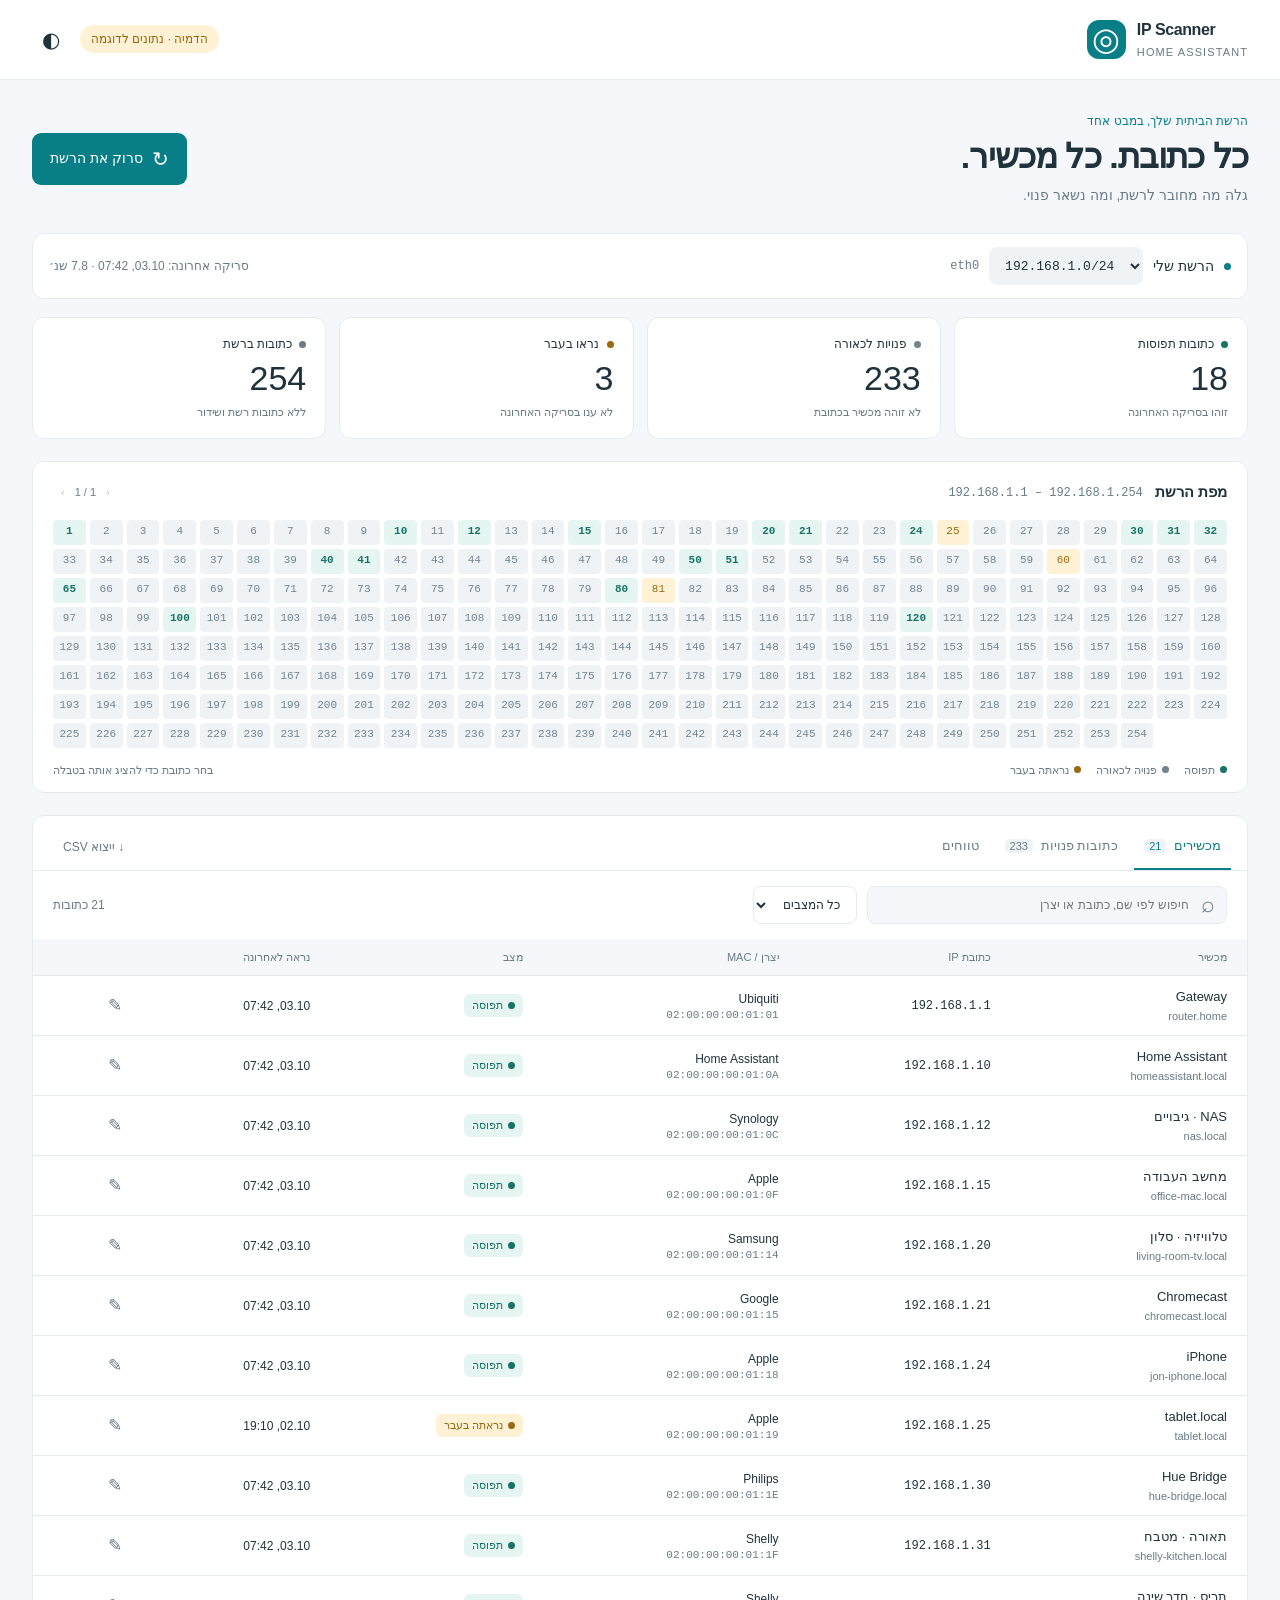
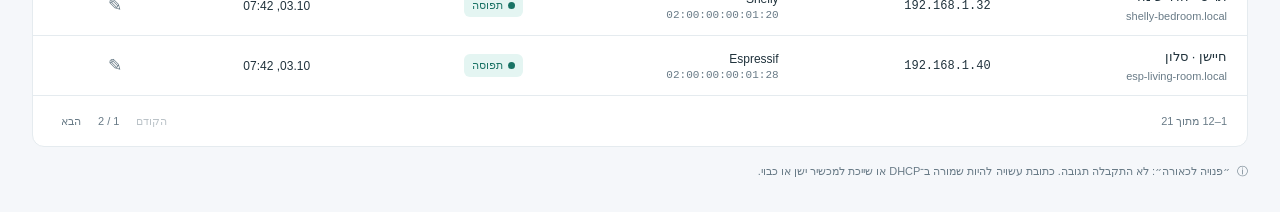
<file: output/ip-scanner-demo.html>
<!doctype html>
<html lang="he" dir="rtl">
<head>
  <meta charset="utf-8">
  <meta name="viewport" content="width=device-width, initial-scale=1">
  <title>IP Scanner · Home Assistant</title>
  <style>body:has(> #ip-scanner) { margin: 0; }
#ip-scanner { --ip-bg: light-dark(#f5f7fa,#101820); --ip-surface: light-dark(#ffffff,#19242e); --ip-ink: light-dark(#20323c,#edf4f8); --ip-muted: light-dark(#697b87,#a2b3c0); --ip-line: light-dark(#e5ebef,#2d3c48); --ip-accent: light-dark(#087f87,#59ced1); --ip-accent-ink: light-dark(#ffffff,#092c31); --ip-active: light-dark(#e4f5f2,#153b38); --ip-active-ink: light-dark(#197365,#83dacb); --ip-free: light-dark(#f0f3f6,#24313c); --ip-free-ink: light-dark(#728390,#adbecd); --ip-known: light-dark(#fff1d4,#43341c); --ip-known-ink: light-dark(#996810,#f6cf7b); color-scheme: light dark; background: var(--ip-bg); color: var(--ip-ink); font: 14px/1.5 'Segoe UI',Arial,sans-serif; text-align: right; overflow-wrap: anywhere; }
#ip-scanner *, #ip-scanner *::before, #ip-scanner *::after { box-sizing: border-box; }
#ip-scanner [hidden] { display: none !important; }
#ip-scanner button, #ip-scanner input, #ip-scanner select { font: inherit; }
#ip-scanner button { border: 0; color: inherit; border-radius: 9px; background: transparent; min-height: 38px; padding: 8px 14px; }
#ip-scanner button:hover { background: var(--ip-free); }
#ip-scanner button:disabled { opacity: .45; }
#ip-scanner input, #ip-scanner select { color: var(--ip-ink); background: var(--ip-surface); border: 1px solid var(--ip-line); border-radius: 8px; min-height: 38px; padding: 8px 12px; max-width: 100%; }
#ip-scanner .topbar { min-height: 77px; display: flex; align-items: center; justify-content: space-between; gap: 16px; padding: 18px 32px; border-bottom: 1px solid var(--ip-line); background: var(--ip-surface); }
#ip-scanner .identity { display: flex; align-items: center; gap: 11px; direction: ltr; text-align: left; }
#ip-scanner .brand-mark { width: 39px; height: 39px; display: grid; place-items: center; border-radius: 12px; color: var(--ip-accent-ink); background: var(--ip-accent); font-size: 32px; line-height: 1; }
#ip-scanner .identity b { display: block; font-size: 16px; font-weight: 600; letter-spacing: -.4px; }
#ip-scanner .identity div > span { display: block; color: var(--ip-muted); font-size: 11px; letter-spacing: 1.1px; margin-top: 2px; }
#ip-scanner .top-actions { display: flex; align-items: center; gap: 10px; }
#ip-scanner .demo-label { font-size: 12px; color: var(--ip-known-ink); background: var(--ip-known); border-radius: 20px; padding: 5px 11px; }
#ip-scanner .icon-button { font-size: 21px; padding: 3px 10px; }
#ip-scanner .workspace { max-width: 1320px; margin: 0 auto; padding: 32px; }
#ip-scanner .heading { display: flex; justify-content: space-between; align-items: center; gap: 22px; margin-bottom: 27px; }
#ip-scanner .eyebrow { font-size: 12px; color: var(--ip-accent); margin-bottom: 5px; }
#ip-scanner h1 { font-size: clamp(25px,3.3vw,34px); letter-spacing: -.9px; margin: 0; font-weight: 600; line-height: 1.25; }
#ip-scanner .heading p { color: var(--ip-muted); margin: 8px 0 0; }
#ip-scanner .primary { background: var(--ip-accent); color: var(--ip-accent-ink); padding: 11px 18px; white-space: nowrap; }
#ip-scanner .primary:hover { background: var(--ip-accent); filter: brightness(.95); }
#ip-scanner .primary > span:first-child { font-size: 20px; vertical-align: middle; margin-inline-end: 5px; }
#ip-scanner .network-bar { display: flex; align-items: center; justify-content: space-between; flex-wrap: wrap; gap: 12px; padding: 13px 16px; background: var(--ip-surface); border: 1px solid var(--ip-line); border-radius: 12px; margin-bottom: 18px; }
#ip-scanner .network-field { display: flex; align-items: center; flex-wrap: wrap; gap: 10px; }
#ip-scanner .network-field select { font: 13px ui-monospace,Consolas,monospace; border: 0; background: var(--ip-free); }
#ip-scanner .interface { color: var(--ip-muted); font: 12px ui-monospace,Consolas,monospace; }
#ip-scanner .live-dot { width: 7px; height: 7px; border-radius: 50%; background: var(--ip-accent); }
#ip-scanner .scan-meta { font-size: 12px; color: var(--ip-muted); }
#ip-scanner .notice { border-radius: 9px; background: var(--ip-known); color: var(--ip-known-ink); padding: 11px 15px; margin-bottom: 16px; }
#ip-scanner .notice.error { background: light-dark(#fff0ee,#442728); color: light-dark(#a03535,#ffb4ac); }
#ip-scanner .metrics { display: grid; grid-template-columns: repeat(4,minmax(0,1fr)); gap: 13px; margin-bottom: 22px; }
#ip-scanner .metric { background: var(--ip-surface); border: 1px solid var(--ip-line); border-radius: 12px; padding: 17px 19px; }
#ip-scanner .metric > span { display: flex; align-items: center; gap: 7px; font-size: 12px; }
#ip-scanner .metric strong { font-size: 34px; line-height: 1.5; font-weight: 500; display: block; font-variant-numeric: tabular-nums; }
#ip-scanner .metric small { display: block; font-size: 11px; color: var(--ip-muted); }
#ip-scanner .dot { display: inline-block; flex-shrink: 0; width: 7px; height: 7px; border-radius: 50%; vertical-align: middle; }
#ip-scanner .dot.occupied { background: var(--ip-active-ink); }
#ip-scanner .dot.unobserved { background: var(--ip-free-ink); }
#ip-scanner .dot.known { background: var(--ip-known-ink); }
#ip-scanner .dot.neutral { background: var(--ip-muted); }
#ip-scanner h2 { font-size: 15px; font-weight: 600; margin: 0; }
#ip-scanner .map-panel { background: var(--ip-surface); border: 1px solid var(--ip-line); border-radius: 12px; padding: 18px 20px 14px; margin-bottom: 22px; }
#ip-scanner .section-title { display: flex; justify-content: space-between; align-items: center; flex-wrap: wrap; gap: 8px; margin-bottom: 14px; }
#ip-scanner .section-title > div:first-child { display: flex; align-items: center; gap: 12px; flex-wrap: wrap; }
#ip-scanner .section-title .mono { color: var(--ip-muted); font-size: 12px; }
#ip-scanner .mono { direction: ltr; unicode-bidi: isolate; font: 12px ui-monospace,Consolas,monospace; white-space: nowrap; }
#ip-scanner .map-controls { display: flex; align-items: center; gap: 2px; direction: ltr; color: var(--ip-muted); font-size: 11px; }
#ip-scanner .map-controls button { min-height: 26px; padding: 2px 8px; }
#ip-scanner .address-grid { display: grid; grid-template-columns: repeat(32,minmax(0,1fr)); gap: 4px; direction: ltr; }
#ip-scanner .address-grid button { background: var(--ip-free); color: var(--ip-free-ink); border-radius: 4px; min-height: 25px; padding: 3px 0; font: 11px/1.4 ui-monospace,Consolas,monospace; font-variant-numeric: tabular-nums; }
#ip-scanner .address-grid button.occupied { background: var(--ip-active); color: var(--ip-active-ink); font-weight: 600; }
#ip-scanner .address-grid button.known { background: var(--ip-known); color: var(--ip-known-ink); }
#ip-scanner .address-grid button.unscanned { opacity: .5; }
#ip-scanner .address-grid button[aria-pressed=true] { box-shadow: 0 0 0 2px var(--ip-accent); }
#ip-scanner .map-footer { display: flex; align-items: center; justify-content: space-between; gap: 12px; flex-wrap: wrap; margin-top: 14px; color: var(--ip-muted); font-size: 11px; }
#ip-scanner .legend { display: flex; align-items: center; flex-wrap: wrap; gap: 15px; }
#ip-scanner .legend > span { display: flex; align-items: center; gap: 5px; }
#ip-scanner .table-panel { border: 1px solid var(--ip-line); border-radius: 12px; overflow: hidden; background: var(--ip-surface); }
#ip-scanner .table-toolbar { display: flex; align-items: center; justify-content: space-between; gap: 10px; padding: 8px 16px 0; border-bottom: 1px solid var(--ip-line); }
#ip-scanner .tabs { display: flex; align-items: stretch; gap: 6px; }
#ip-scanner .tabs button { color: var(--ip-muted); border-radius: 0; border-bottom: 2px solid transparent; padding: 12px 10px; font-size: 13px; }
#ip-scanner .tabs button.active { border-color: var(--ip-accent); color: var(--ip-accent); }
#ip-scanner .tabs button span { background: var(--ip-free); border-radius: 5px; padding: 1px 5px; font-size: 11px; margin-inline-start: 4px; }
#ip-scanner .export { color: var(--ip-muted); font-size: 12px; white-space: nowrap; }
#ip-scanner .filter-bar { display: flex; align-items: center; flex-wrap: wrap; gap: 10px; padding: 15px 20px; }
#ip-scanner .search-field { display: flex; align-items: center; position: relative; flex: 1; min-width: 150px; max-width: 360px; }
#ip-scanner .search-field span { position: absolute; inset-inline-start: 12px; font-size: 23px; color: var(--ip-muted); pointer-events: none; }
#ip-scanner .search-field input { width: 100%; padding-inline-start: 37px; background: var(--ip-bg); font-size: 12px; }
#ip-scanner .filter-bar select { font-size: 12px; }
#ip-scanner .result-count { margin-inline-start: auto; color: var(--ip-muted); font-size: 12px; }
#ip-scanner .table-scroll { overflow-x: auto; }
#ip-scanner table { width: 100%; border-collapse: collapse; text-align: right; white-space: nowrap; }
#ip-scanner th { font-size: 11px; font-weight: 500; color: var(--ip-muted); background: var(--ip-bg); padding: 10px 20px; }
#ip-scanner td { padding: 11px 20px; border-top: 1px solid var(--ip-line); font-size: 12px; }
#ip-scanner td .name { font-size: 13px; }
#ip-scanner td .subtext { font-size: 11px; color: var(--ip-muted); display: block; direction: ltr; text-align: right; margin-top: 1px; }
#ip-scanner tr:hover td { background: color-mix(in srgb,var(--ip-free) 45%,var(--ip-surface)); }
#ip-scanner .status { display: inline-flex; align-items: center; gap: 5px; background: var(--ip-active); color: var(--ip-active-ink); padding: 3px 8px; border-radius: 6px; font-size: 11px; }
#ip-scanner .status.known { background: var(--ip-known); color: var(--ip-known-ink); }
#ip-scanner .status.unobserved, #ip-scanner .status.unscanned { background: var(--ip-free); color: var(--ip-free-ink); }
#ip-scanner .edit-button { font-size: 17px; color: var(--ip-muted); min-height: 28px; padding: 1px 8px; }
#ip-scanner .empty { padding: 30px 15px; text-align: center; color: var(--ip-muted); white-space: normal; }
#ip-scanner .pagination { padding: 11px 20px; display: flex; align-items: center; justify-content: space-between; gap: 10px; border-top: 1px solid var(--ip-line); color: var(--ip-muted); font-size: 11px; }
#ip-scanner .pagination > div { display: flex; align-items: center; gap: 9px; }
#ip-scanner .pagination button { min-height: 28px; padding: 4px 8px; }
#ip-scanner .footnote { display: flex; align-items: flex-start; gap: 7px; font-size: 11px; color: var(--ip-muted); margin-top: 16px; }
#ip-scanner dialog { color: var(--ip-ink); background: var(--ip-surface); border: 1px solid var(--ip-line); border-radius: 14px; width: min(420px,calc(100% - 32px)); padding: 24px; text-align: right; }
#ip-scanner dialog::backdrop { background: #0006; }
#ip-scanner dialog label { display: block; }
#ip-scanner dialog input { display: block; width: 100%; margin: 8px 0; }
#ip-scanner dialog small { color: var(--ip-muted); }
#ip-scanner .dialog-actions { display: flex; justify-content: flex-end; gap: 8px; margin-top: 22px; }
#ip-scanner .dialog-error { color: var(--ip-known-ink); }
@media (max-width: 800px) {
  #ip-scanner .workspace { padding: 24px 20px; }
  #ip-scanner .topbar { padding-inline: 20px; }
  #ip-scanner .metrics { gap: 9px; }
  #ip-scanner .metric { padding: 14px 12px; }
  #ip-scanner .address-grid { grid-template-columns: repeat(16,minmax(0,1fr)); }
  #ip-scanner .address-grid button { min-height: 28px; font-size: 11px; }
  #ip-scanner td, #ip-scanner th { padding-inline: 14px; }
}
@media (max-width: 540px) {
  #ip-scanner .workspace { padding: 22px 12px; }
  #ip-scanner .topbar { padding: 14px 12px; flex-wrap: wrap; }
  #ip-scanner .top-actions { gap: 4px; }
  #ip-scanner .demo-label { font-size: 11px; padding: 4px 7px; }
  #ip-scanner .identity { gap: 7px; }
  #ip-scanner .heading { align-items: flex-start; flex-direction: column; gap: 16px; }
  #ip-scanner .metrics { grid-template-columns: repeat(2,minmax(0,1fr)); }
  #ip-scanner .metric strong { font-size: 30px; }
  #ip-scanner .map-panel { padding: 15px 12px; }
  #ip-scanner .address-grid { grid-template-columns: repeat(8,minmax(0,1fr)); }
  #ip-scanner .table-toolbar { align-items: flex-start; flex-wrap: wrap; padding-inline: 9px; }
  #ip-scanner .tabs { gap: 0; }
  #ip-scanner .tabs button { padding: 11px 7px; font-size: 12px; }
  #ip-scanner .tabs button span { margin-inline-start: 2px; }
  #ip-scanner .export { margin-inline-start: auto; }
  #ip-scanner .filter-bar { padding: 12px; }
  #ip-scanner .result-count { width: 100%; }
  #ip-scanner .pagination { flex-wrap: wrap; padding-inline: 12px; }
  #ip-scanner input { font-size: 16px !important; }
}
@media (pointer: coarse) {
  #ip-scanner button { min-height: 44px; }
  #ip-scanner .address-grid { grid-template-columns: repeat(auto-fit,minmax(44px,1fr)); }
  #ip-scanner .address-grid button { min-height: 44px; }
  #ip-scanner .edit-button, #ip-scanner .map-controls button, #ip-scanner .pagination button { min-height: 44px; }
}
</style>
  <script>(() => {
  'use strict';
  const names = [
    [1,'router.home','Ubiquiti','Gateway'],[10,'homeassistant.local','Home Assistant','Home Assistant'],
    [12,'nas.local','Synology','NAS · גיבויים'],[15,'office-mac.local','Apple','מחשב העבודה'],
    [20,'living-room-tv.local','Samsung','טלוויזיה · סלון'],[21,'chromecast.local','Google','Chromecast'],
    [24,'jon-iphone.local','Apple','iPhone'],[30,'hue-bridge.local','Philips','Hue Bridge'],
    [31,'shelly-kitchen.local','Shelly','תאורה · מטבח'],[32,'shelly-bedroom.local','Shelly','תריס · חדר שינה'],
    [40,'esp-living-room.local','Espressif','חיישן · סלון'],[41,'esp-office.local','Espressif','חיישן · משרד'],
    [50,'front-door.local','Reolink','מצלמה · כניסה'],[51,'garden.local','Reolink','מצלמה · גינה'],
    [65,'laserjet.local','HP','מדפסת'],[80,'vacuum.local','Roborock','שואב אבק'],
    [100,'access-point.local','Ubiquiti','נקודת גישה'],[120,'sonos.local','Sonos','רמקול · סלון']
  ];
  const timestamp = '2026-10-03T07:42:00+00:00';
  const rows = Array.from({length:254},(_,i) => ({ip:`192.168.1.${i+1}`,status:'unobserved',name:'',alias:'',hostname:'',vendor:'',mac:'',source:'',last_seen:null}));
  for (const [n,hostname,vendor,alias] of names) Object.assign(rows[n-1],{hostname,vendor,alias,name:alias,status:'occupied',mac:`02:00:00:00:01:${n.toString(16).padStart(2,'0').toUpperCase()}`,source:'ARP/mDNS',last_seen:timestamp});
  for (const [n,name,vendor] of [[25,'tablet.local','Apple'],[60,'laptop.local','Lenovo'],[81,'guest-phone.local','Samsung']]) {
    Object.assign(rows[n-1],{name,hostname:name,vendor,status:'known',last_seen:'2026-10-02T19:10:00+00:00',mac:`02:00:00:00:01:${n.toString(16).padStart(2,'0').toUpperCase()}`});
  }
  const selected = {cidr:'192.168.1.0/24',interface:'eth0',host_ip:'192.168.1.10',gateway:'192.168.1.1',supported:true,default:true,host_count:254};
  let scan = {running:false,phase:'idle',error:null}, scanned_at=timestamp, duration=7.8, timer=null;
  function payload() {
    const ranges=[];
    for (const row of rows) {
      if (ranges.length && ranges.at(-1).status===row.status) { ranges.at(-1).end=row.ip; ranges.at(-1).count++; }
      else ranges.push({start:row.ip,end:row.ip,status:row.status,count:1});
    }
    const counts={occupied:0,known:0,unobserved:0,unscanned:0};
    rows.forEach(row => counts[row.status]++);
    return {demo:true,selected,networks:[selected],network_error:null,scan_interval:300,scan:{...scan},snapshot:{
      cidr:selected.cidr,rows:rows.map(row=>({...row})),ranges,counts,total:254,scanned_at,duration,warnings:[],reserved:['192.168.1.0','192.168.1.255']
    }};
  }
  window.IPScannerTransport = {
    state: async () => payload(),
    network: async () => payload(),
    scan: async () => {
      if (scan.running) throw new Error('סריקה כבר מתבצעת');
      scan={running:true,phase:'discovery',error:null,started_at:Date.now()/1000,cidr:selected.cidr};
      timer=setTimeout(() => {scan.phase='names';timer=setTimeout(()=>{scan.running=false;scan.phase='idle';scanned_at=new Date().toISOString();duration=1.4;rows.filter(r=>r.status==='occupied').forEach(r=>r.last_seen=scanned_at);},700);},700);
      return payload();
    },
    stop: async () => { clearTimeout(timer);scan.running=false;scan.phase='cancelled';return payload(); },
    alias: async (ip,alias) => {
      const row=rows.find(r=>r.ip===ip);
      if (!row || alias.length>80) throw new Error('שם לא תקין');
      row.alias=alias;row.name=alias||row.hostname;return payload();
    },
    export: () => {
      const keys=['ip','status','name','hostname','mac','vendor','last_seen'];
      const quote=value=>{let text=String(value||'');if(/^[\s]*[=+\-@]/.test(text))text="'"+text;return '"'+text.replaceAll('"','""')+'"';};
      const data='\ufeff'+[keys.join(','),...rows.map(r=>keys.map(k=>quote(r[k])).join(','))].join('\r\n');
      const url=URL.createObjectURL(new Blob([data],{type:'text/csv;charset=utf-8'}));
      const anchor=document.createElement('a');anchor.href=url;anchor.download='ip-scanner-demo.csv';anchor.click();setTimeout(()=>URL.revokeObjectURL(url),1000);
    }
  };
})();

</script>

</head>
<body>
  <main id="ip-scanner" dir="rtl">
    <header class="topbar">
      <div class="identity"><span class="brand-mark" aria-hidden="true">◎</span><div><b>IP Scanner</b><span>HOME ASSISTANT</span></div></div>
      <div class="top-actions"><span class="demo-label" data-ui="demo" hidden>הדמיה · נתונים לדוגמה</span><button class="icon-button" data-action="theme" aria-label="שינוי ערכת צבעים">◐</button></div>
    </header>
    <div class="workspace">
      <section class="heading">
        <div><div class="eyebrow">הרשת הביתית שלך, במבט אחד</div><h1>כל כתובת. כל מכשיר.</h1><p>גלה מה מחובר לרשת, ומה נשאר פנוי.</p></div>
        <button class="primary" data-action="scan"><span aria-hidden="true">↻</span> <span data-ui="scan-label">סרוק את הרשת</span></button>
      </section>
      <section class="network-bar" aria-label="בחירת רשת ומצב סריקה">
        <div class="network-field"><span class="live-dot" aria-hidden="true"></span><label for="network-select">הרשת שלי</label><select id="network-select" dir="ltr" aria-label="הרשת לסריקה"></select><span class="interface" data-ui="interface"></span></div>
        <span class="scan-meta" data-ui="scan-meta" aria-live="polite">טוען את הרשת…</span>
      </section>
      <div class="notice error" data-ui="error" role="alert" hidden></div>
      <div class="notice" data-ui="warning" hidden></div>
      <section class="metrics" aria-label="סיכום כתובות">
        <div class="metric"><span><i class="dot occupied"></i> כתובות תפוסות</span><strong data-ui="occupied">—</strong><small>זוהו בסריקה האחרונה</small></div>
        <div class="metric"><span><i class="dot unobserved"></i> פנויות לכאורה</span><strong data-ui="unobserved">—</strong><small>לא זוהה מכשיר בכתובת</small></div>
        <div class="metric"><span><i class="dot known"></i> נראו בעבר</span><strong data-ui="known">—</strong><small>לא ענו בסריקה האחרונה</small></div>
        <div class="metric"><span><i class="dot neutral"></i> כתובות ברשת</span><strong data-ui="total">—</strong><small>ללא כתובות רשת ושידור</small></div>
      </section>
      <section class="map-panel" aria-label="מפת כתובות הרשת">
        <div class="section-title"><div><h2>מפת הרשת</h2><span data-ui="map-prefix" class="mono"></span></div><div class="map-controls"><button data-action="map-prev" class="quiet" aria-label="עמוד קודם במפה">‹</button><span data-ui="map-page"></span><button data-action="map-next" class="quiet" aria-label="עמוד הבא במפה">›</button></div></div>
        <div class="address-grid" data-ui="map"></div>
        <div class="map-footer"><div class="legend"><span><i class="dot occupied"></i> תפוסה</span><span><i class="dot unobserved"></i> פנויה לכאורה</span><span><i class="dot known"></i> נראתה בעבר</span></div><span data-ui="selected-ip" aria-live="polite">בחר כתובת כדי להציג אותה בטבלה</span></div>
      </section>
      <section class="table-panel">
        <div class="table-toolbar"><nav class="tabs" aria-label="תצוגת כתובות"><button data-tab="devices" class="active" aria-pressed="true">מכשירים <span data-ui="device-count">0</span></button><button data-tab="free" aria-pressed="false">כתובות פנויות <span data-ui="free-count">0</span></button><button data-tab="ranges" aria-pressed="false">טווחים</button></nav><button class="quiet export" data-action="export">↓ ייצוא CSV</button></div>
        <div class="filter-bar"><label class="search-field"><span aria-hidden="true">⌕</span><input type="search" data-ui="search" placeholder="חיפוש לפי שם, כתובת או יצרן" aria-label="חיפוש בטבלה"></label><select data-ui="status-filter" aria-label="סינון לפי מצב"><option value="all">כל המצבים</option><option value="occupied">תפוסות</option><option value="known">נראו בעבר</option></select><span data-ui="result-count" class="result-count" aria-live="polite"></span></div>
        <div class="table-scroll"><table><thead data-ui="table-head"></thead><tbody data-ui="table-body"></tbody></table></div>
        <div class="pagination"><span data-ui="page-summary"></span><div><button class="quiet" data-action="prev">הקודם</button><span data-ui="page"></span><button class="quiet" data-action="next">הבא</button></div></div>
      </section>
      <footer class="footnote"><span aria-hidden="true">ⓘ</span><span>״פנויה לכאורה״: לא התקבלה תגובה. כתובת עשויה להיות שמורה ב־DHCP או שייכת למכשיר ישן או כבוי.</span></footer>
    </div>
    <dialog data-ui="alias-dialog"><form method="dialog"><h2>שם המכשיר</h2><p data-ui="alias-ip" class="mono"></p><label>שם שיוצג בטבלה<input data-ui="alias-input" maxlength="80" autocomplete="off" placeholder="לדוגמה: מצלמה · כניסה"></label><small>השאר ריק כדי לחזור לשם שזוהה ברשת.</small><p data-ui="alias-error" class="dialog-error" role="alert" hidden></p><div class="dialog-actions"><button class="quiet" value="cancel">ביטול</button><button type="button" class="primary" data-action="save-alias">שמירה</button></div></form></dialog>
  </main>
<script>(() => {
  'use strict';
  const root = document.getElementById('ip-scanner');
  const api = window.IPScannerTransport;
  const ui = name => root.querySelector(`[data-ui="${name}"]`);
  const action = name => root.querySelector(`[data-action="${name}"]`);
  const statusNames = {occupied: 'תפוסה', known: 'נראתה בעבר', unobserved: 'פנויה לכאורה', unscanned: 'טרם נסרקה'};
  const saved = window.openai?.widgetState?.privateContent || {};
  let tab = ['devices','free','ranges'].includes(saved.tab) ? saved.tab : 'devices';
  let page = 0, mapPage = 0, selectedIP = '', editingIP = '', busy = false, payload = null, polling = null;
  const PAGE_SIZE = 12, MAP_SIZE = 256;
  const search = ui('search'), filter = ui('status-filter');
  search.value = typeof saved.search === 'string' ? saved.search : '';
  const escape = value => String(value ?? '').replace(/[&<>"']/g, c => ({'&':'&amp;','<':'&lt;','>':'&gt;','"':'&quot;',"'":'&#39;'}[c]));
  const badge = status => `<span class="status ${status}"><i class="dot ${status}"></i>${statusNames[status]}</span>`;
  function date(value) {
    if (!value) return '—';
    return new Date(value).toLocaleString('he-IL', {day:'2-digit',month:'2-digit',hour:'2-digit',minute:'2-digit'});
  }
  function persist() {
    window.openai?.setWidgetState?.({modelContent:{view:tab}, privateContent:{tab,search:search.value}})?.catch(() => {});
  }
  function error(message) { ui('error').textContent = message || ''; ui('error').hidden = !message; }
  function setTab(value) {
    tab = value; page = 0;
    root.querySelectorAll('[data-tab]').forEach(button => {
      const active = button.dataset.tab === tab;
      button.classList.toggle('active',active); button.setAttribute('aria-pressed',String(active));
    });
    filter.innerHTML = tab === 'free' ? '<option value="all">פנויות לכאורה</option>' :
      '<option value="all">כל המצבים</option><option value="occupied">תפוסות</option><option value="known">נראו בעבר</option>' +
      (tab === 'ranges' ? '<option value="unobserved">פנויות לכאורה</option><option value="unscanned">טרם נסרקו</option>' : '');
    filter.disabled = tab === 'free';
    renderTable();
  }
  function renderTable() {
    if (!payload?.snapshot) return;
    const snapshot = payload.snapshot;
    const query = search.value.trim().toLocaleLowerCase();
    let rows = tab === 'ranges' ? snapshot.ranges : snapshot.rows.filter(row => tab === 'free'
      ? row.status === 'unobserved' : ['occupied','known'].includes(row.status));
    if (filter.value !== 'all') rows = rows.filter(row => row.status === filter.value);
    if (query) rows = rows.filter(row => {
      if (tab === 'ranges') {
        if (selectedIP && query === selectedIP) {
          const number = ipNumber(selectedIP);
          return number >= ipNumber(row.start) && number <= ipNumber(row.end);
        }
        return `${row.start} ${row.end} ${statusNames[row.status]}`.toLowerCase().includes(query);
      }
      return `${row.ip} ${row.name} ${row.hostname} ${row.vendor} ${row.mac}`.toLocaleLowerCase().includes(query);
    });
    const pages = Math.max(1,Math.ceil(rows.length / PAGE_SIZE));
    page = Math.min(page,pages - 1);
    const shown = rows.slice(page * PAGE_SIZE,(page + 1) * PAGE_SIZE);
    const headers = tab === 'ranges' ? ['מכתובת','עד כתובת','כתובות','מצב'] : tab === 'free'
      ? ['כתובת IP','מצב','הערה'] : ['מכשיר','כתובת IP','יצרן / MAC','מצב','נראה לאחרונה',''];
    ui('table-head').innerHTML = `<tr>${headers.map(h => `<th scope="col">${h}</th>`).join('')}</tr>`;
    let html = shown.map(row => {
      if (tab === 'ranges') return `<tr><td class="mono">${escape(row.start)}</td><td class="mono">${escape(row.end)}</td><td>${row.count}</td><td>${badge(row.status)}</td></tr>`;
      if (tab === 'free') return `<tr><td class="mono">${escape(row.ip)}</td><td>${badge(row.status)}</td><td>לא זוהה מכשיר בסריקה האחרונה</td></tr>`;
      return `<tr><td><span class="name">${escape(row.name || 'מכשיר ללא שם')}</span><span class="subtext">${escape(row.hostname || 'אין שם שפורסם ברשת')}</span></td><td class="mono">${escape(row.ip)}</td><td>${escape(row.vendor || 'לא זוהה')}<span class="subtext mono">${escape(row.mac || '—')}</span></td><td>${badge(row.status)}</td><td>${date(row.last_seen)}</td><td><button class="edit-button" data-edit="${escape(row.ip)}" aria-label="עריכת שם ${escape(row.name || row.ip)}">✎</button></td></tr>`;
    }).join('');
    if (!html) html = `<tr><td colspan="${headers.length}" class="empty">${snapshot.scanned_at ? 'לא נמצאו כתובות התואמות לתצוגה. אפשר לשנות את החיפוש או הסינון.' : 'הרשת מוכנה. הפעל סריקה כדי לגלות מכשירים וכתובות פנויות לכאורה.'}</td></tr>`;
    ui('table-body').innerHTML = html;
    ui('result-count').textContent = `${rows.length} ${tab === 'ranges' ? 'טווחים' : 'כתובות'}`;
    ui('page-summary').textContent = rows.length ? `${page*PAGE_SIZE+1}–${Math.min((page+1)*PAGE_SIZE,rows.length)} מתוך ${rows.length}` : 'אין תוצאות';
    ui('page').textContent = `${page+1} / ${pages}`;
    action('prev').disabled = page === 0; action('next').disabled = page >= pages-1;
  }
  function ipNumber(ip) { return ip.split('.').reduce((a,v) => a*256+Number(v),0); }
  function renderMap() {
    const snapshot = payload?.snapshot;
    if (!snapshot) return;
    const pages = Math.ceil(snapshot.rows.length/MAP_SIZE);
    mapPage = Math.min(mapPage,Math.max(0,pages-1));
    const rows = snapshot.rows.slice(mapPage*MAP_SIZE,(mapPage+1)*MAP_SIZE);
    ui('map').innerHTML = rows.map(row => `<button class="${row.status}" data-ip="${row.ip}" aria-pressed="${row.ip === selectedIP}" aria-label="${escape(row.ip + ' · ' + statusNames[row.status] + (row.name ? ' · ' + row.name : ''))}">${row.ip.split('.').at(-1)}</button>`).join('');
    ui('map-prefix').textContent = rows.length ? `${rows[0].ip} – ${rows.at(-1).ip}` : '';
    ui('map-page').textContent = `${mapPage+1} / ${pages}`;
    action('map-prev').disabled = mapPage === 0; action('map-next').disabled = mapPage === pages-1;
  }
  function render(next) {
    payload = next;
    ui('demo').hidden = !next.demo;
    const selector = root.querySelector('#network-select');
    const selected = next.selected?.cidr;
    const networks = [...next.networks];
    if (next.selected && !networks.some(n => n.cidr === selected)) networks.unshift(next.selected);
    const signature = JSON.stringify(networks.map(n => [n.cidr,n.interface,n.supported]));
    if (selector.dataset.signature !== signature) {
      selector.innerHTML = networks.map(n => `<option value="${escape(n.cidr)}" ${n.supported ? '' : 'disabled'}>${escape(n.cidr)}${n.supported ? '' : ' · טווח גדול מדי'}</option>`).join('');
      selector.dataset.signature = signature;
    }
    selector.value = selected || '';
    selector.disabled = next.scan.running || busy;
    ui('interface').textContent = next.selected?.interface || '';
    action('scan').disabled = busy || !next.selected;
    ui('scan-label').textContent = next.scan.running ? 'עצור סריקה' : 'סרוק את הרשת';
    error(next.network_error || next.scan.error);
    const snap = next.snapshot;
    if (!snap) { ui('scan-meta').textContent = 'לא נמצאה רשת לסריקה'; return; }
    for (const name of ['occupied','known','unobserved']) ui(name).textContent = snap.scanned_at ? snap.counts[name] : '—';
    ui('total').textContent = snap.total;
    ui('device-count').textContent = snap.counts.occupied + snap.counts.known;
    ui('free-count').textContent = snap.counts.unobserved;
    const elapsed = Math.max(0,Math.floor(Date.now()/1000-(next.scan.started_at || Date.now()/1000)));
    ui('scan-meta').textContent = next.scan.running
      ? `${next.scan.phase === 'names' ? 'משלים שמות מכשירים' : 'סורק את הרשת'} · ${elapsed} שניות`
      : snap.scanned_at ? `סריקה אחרונה: ${date(snap.scanned_at)} · ${snap.duration} שנ׳` : 'טרם בוצעה סריקה';
    const warning = snap.warnings.join(' · ');
    ui('warning').textContent = warning; ui('warning').hidden = !warning;
    renderMap(); renderTable();
  }
  async function perform(fn) {
    if (busy) return;
    busy = true;
    action('scan').disabled = true;
    try { render(await fn()); } catch (e) { error(e.message); }
    finally { busy = false; action('scan').disabled = !payload?.selected; root.querySelector('#network-select').disabled = !!payload?.scan.running; }
  }
  async function refresh() {
    if (busy) return;
    try { render(await api.state()); } catch (e) { error('אין חיבור לתוסף: ' + e.message); }
  }
  root.addEventListener('click', event => {
    const button = event.target.closest('button');
    if (!button || button.disabled) return;
    if (button.dataset.tab) { setTab(button.dataset.tab); persist(); }
    if (button.dataset.ip) {
      selectedIP = button.dataset.ip; search.value = selectedIP;
      const row = payload.snapshot.rows.find(r => r.ip === selectedIP);
      setTab(row.status === 'unobserved' ? 'free' : row.status === 'unscanned' ? 'ranges' : 'devices');
      ui('selected-ip').textContent = `${selectedIP} · ${statusNames[row.status]}${row.name ? ' · ' + row.name : ''}`;
      renderMap(); persist();
    }
    if (button.dataset.edit) {
      editingIP = button.dataset.edit;
      const row = payload.snapshot.rows.find(r => r.ip === editingIP);
      ui('alias-ip').textContent = editingIP; ui('alias-input').value = row.alias || '';
      ui('alias-error').hidden = true; ui('alias-dialog').showModal();
    }
    switch (button.dataset.action) {
      case 'scan': perform(() => payload.scan.running ? api.stop() : api.scan()); break;
      case 'prev': page--; renderTable(); break;
      case 'next': page++; renderTable(); break;
      case 'map-prev': mapPage--; renderMap(); break;
      case 'map-next': mapPage++; renderMap(); break;
      case 'export': api.export(); break;
      case 'theme': root.style.colorScheme = getComputedStyle(root).colorScheme === 'dark' ? 'light' : 'dark'; break;
      case 'save-alias': {
        button.disabled = true;
        api.alias(editingIP,ui('alias-input').value.trim()).then(next => {
          render(next); ui('alias-dialog').close();
        }).catch(e => { ui('alias-error').textContent = e.message; ui('alias-error').hidden = false; })
          .finally(() => {button.disabled=false;}); break;
      }
    }
  });
  search.addEventListener('input', () => { page=0; selectedIP=''; renderMap(); renderTable(); persist(); });
  filter.addEventListener('change', () => { page=0; renderTable(); });
  root.querySelector('#network-select').addEventListener('change', event => {
    page=0; mapPage=0; selectedIP=''; search.value='';
    perform(() => api.network(event.target.value));
  });
  ui('alias-dialog').querySelector('form').addEventListener('submit', event => {
    if (event.submitter?.value !== 'cancel') { event.preventDefault(); action('save-alias').click(); }
  });
  setTab(tab);
  refresh();
  polling = setInterval(() => { if (!document.hidden && root.isConnected) refresh(); },1500);
  window.addEventListener('pagehide', () => clearInterval(polling));
  window.addEventListener('openai:set_globals', event => {
    const state = event.detail?.globals?.widgetState?.privateContent;
    if (state && ['devices','free','ranges'].includes(state.tab)) {
      search.value = typeof state.search === 'string' ? state.search : ''; setTab(state.tab);
    }
  });
  if (globalThis.Tweak) {
    const design = {density:'נוח', corners:12};
    const tweak = new Tweak({container:root,onChange:() => {
      root.querySelectorAll('.metric,.map-panel,.table-panel,.network-bar').forEach(el => {el.style.borderRadius=`${design.corners}px`;});
      root.querySelectorAll('td').forEach(el => {el.style.paddingBlock=design.density === 'קומפקטי' ? '7px' : '11px';});
    }});
    tweak.addSelect(design,'density',{label:'צפיפות הטבלה',options:['נוח','קומפקטי']});
    tweak.addSlider(design,'corners',{label:'עיגול פינות',min:0,max:20,unit:'px'});
  }
})();

</script></body>
</html>
</file>
